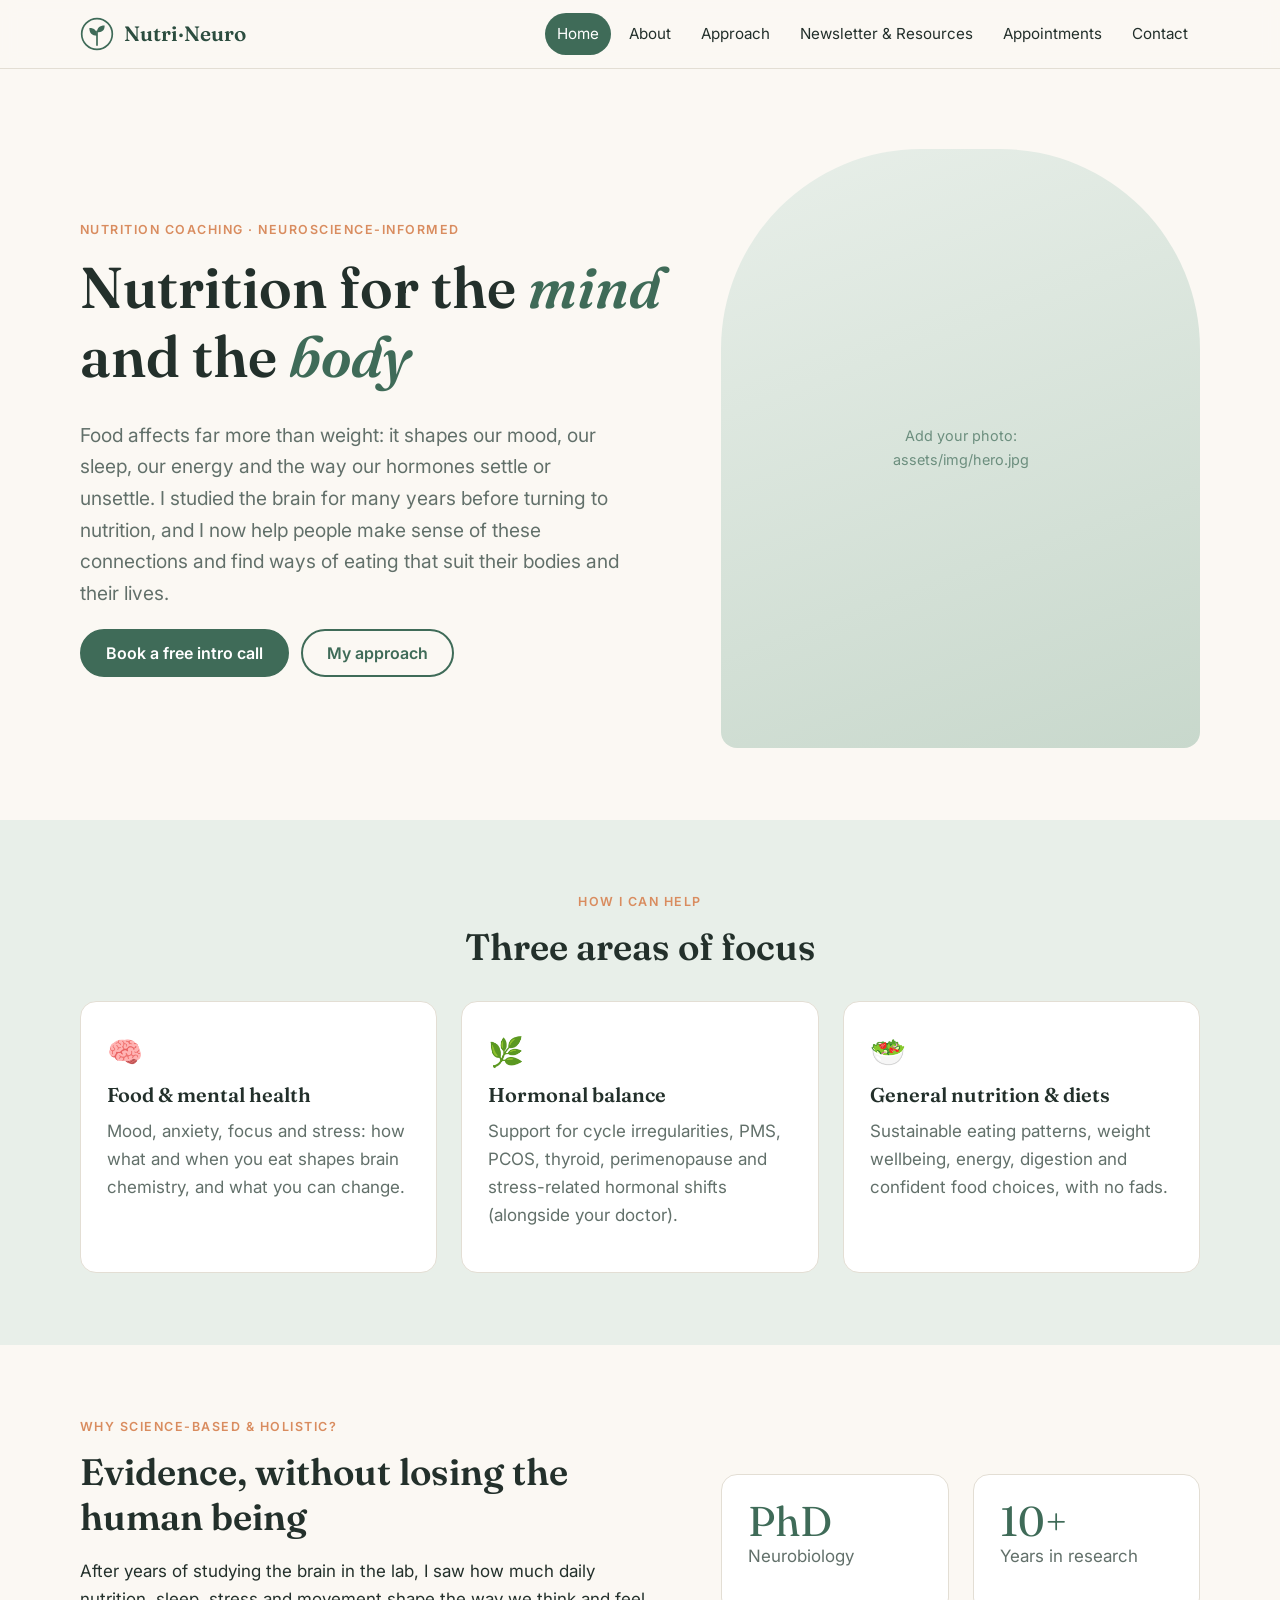
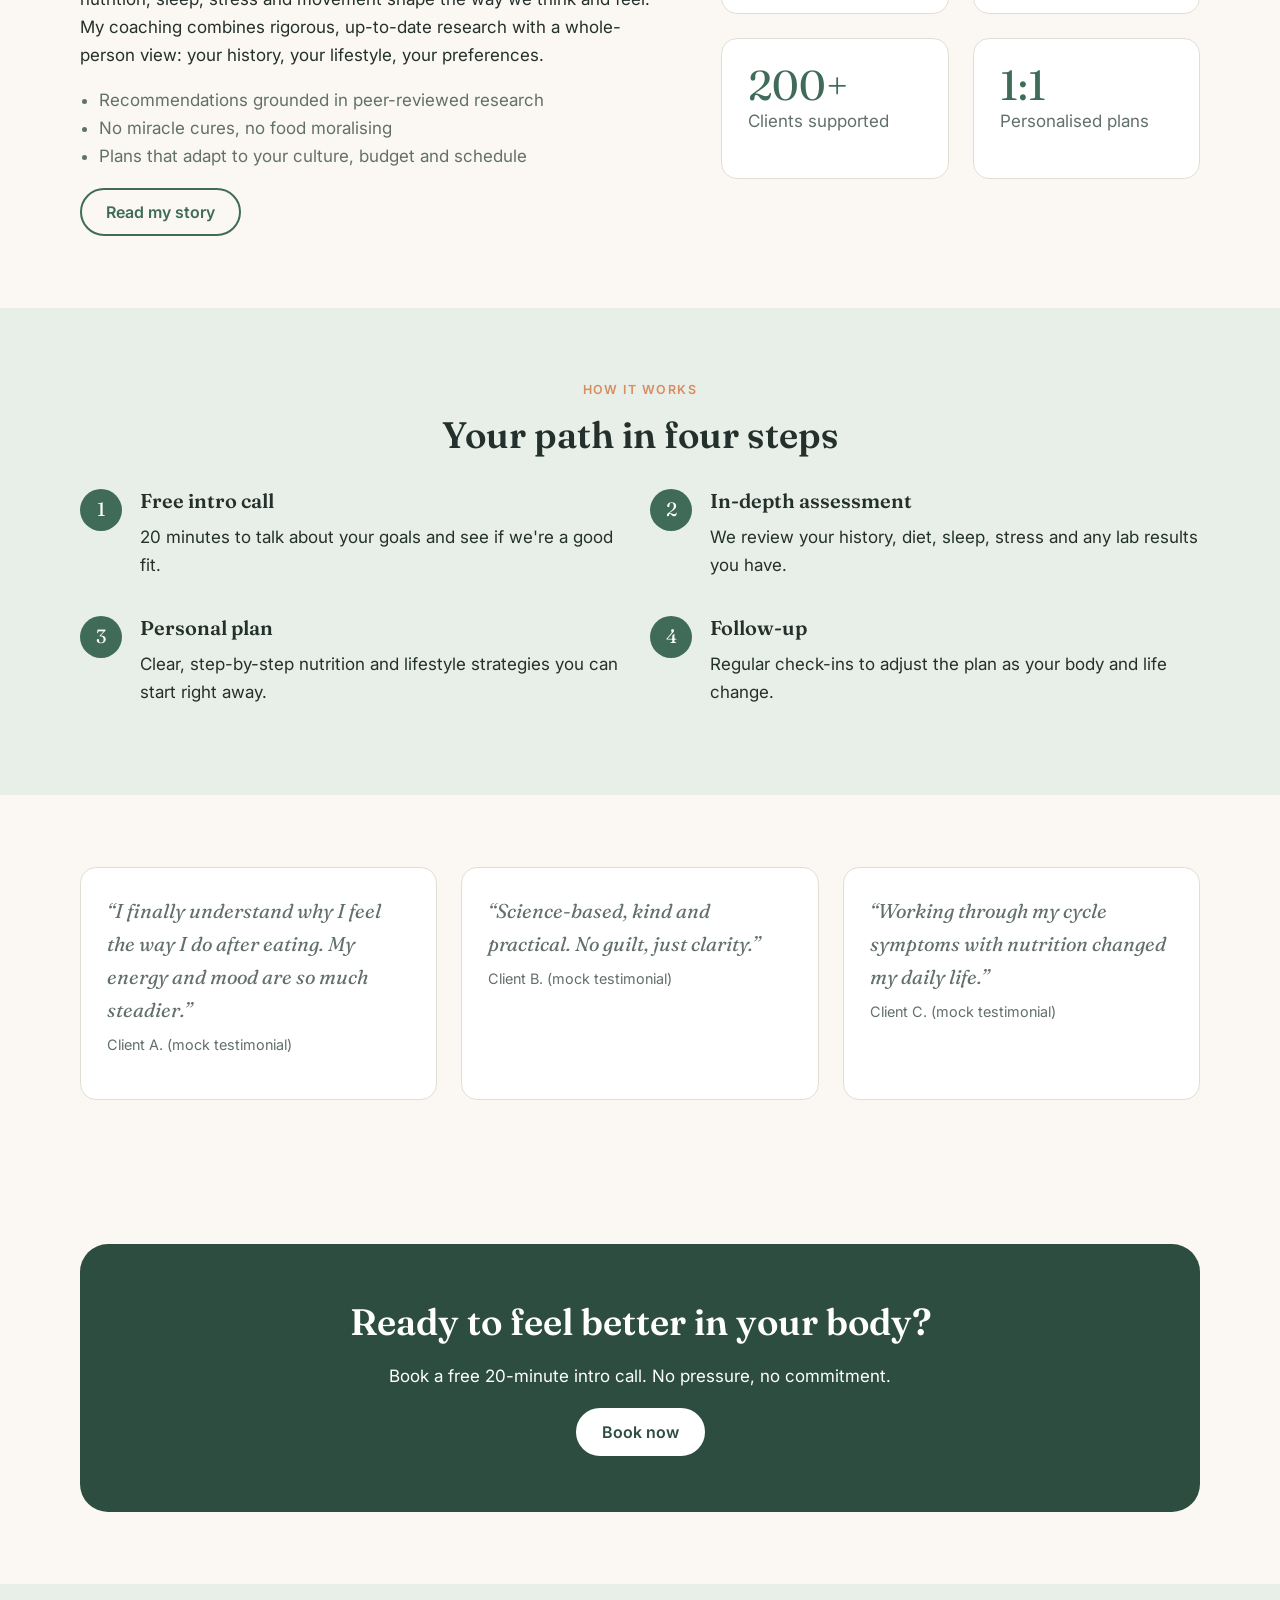
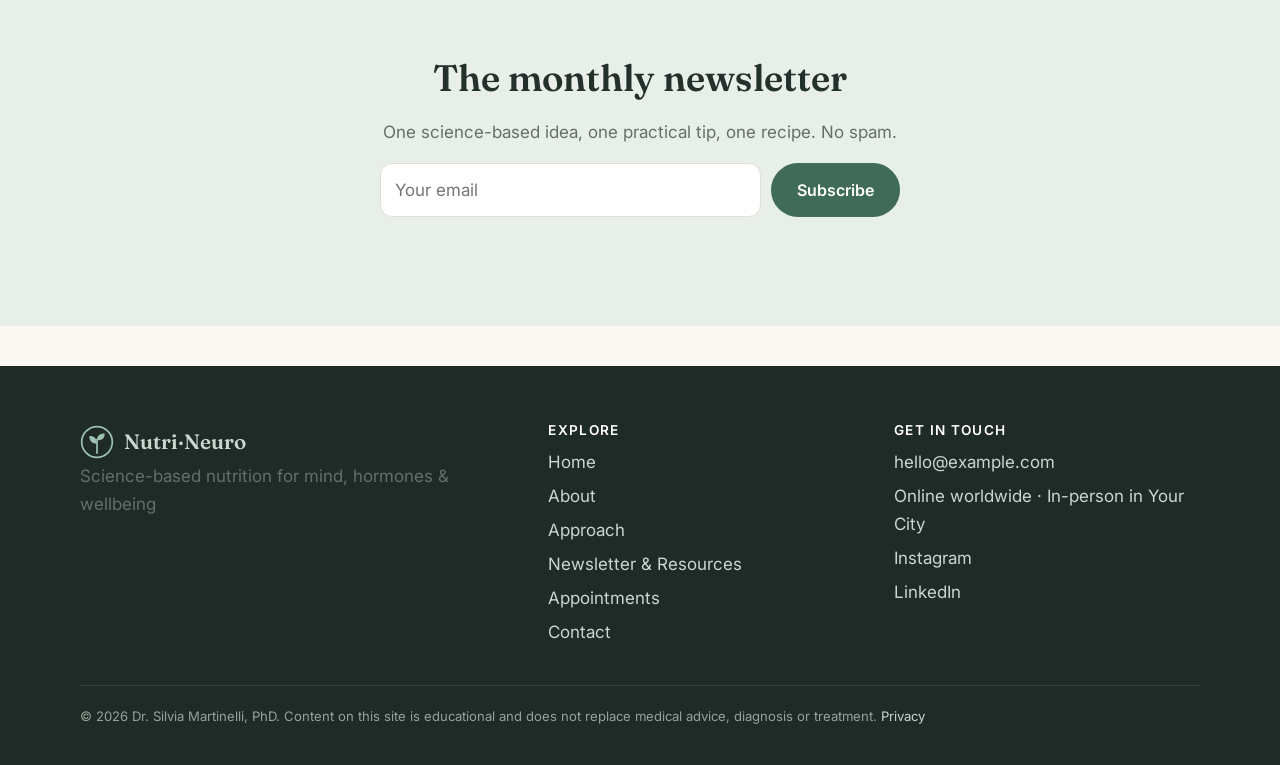
<file: index.html>
<!doctype html>
<html lang="en">
<head>
<meta charset="utf-8">
<meta name="viewport" content="width=device-width, initial-scale=1">
<title>Nutri·Neuro – Science-based nutrition coaching</title>
<meta name="description" content="Evidence-based nutrition coaching for hormonal balance, mental wellbeing and sustainable eating.">
<link rel="preconnect" href="https://fonts.googleapis.com">
<link href="https://fonts.googleapis.com/css2?family=Fraunces:ital,opsz,wght@0,9..144,500;0,9..144,600;1,9..144,500&family=Inter:wght@400;500;600&display=swap" rel="stylesheet">
<link rel="stylesheet" href="assets/css/style.css">
</head>
<body>
<header id="site-header"></header>
<main>

<section class="hero"><div class="container split">
  <div>
    <p class="eyebrow">Nutrition coaching · Neuroscience-informed</p>
    <h1>Nutrition for the <em>mind</em> and the <em>body</em></h1>
    <p class="lead">Food affects far more than weight: it shapes our mood, our sleep, our energy and the way our hormones settle or unsettle. I studied the brain for many years before turning to nutrition, and I now help people make sense of these connections and find ways of eating that suit their bodies and their lives.</p>
    <div class="btn-row">
      <a class="btn" href="appointments.html">Book a free intro call</a>
      <a class="btn ghost" href="approach.html">My approach</a>
    </div>
  </div>
  <div class="photo"><!-- Replace with: <img src="assets/img/hero.jpg" alt="..."> --><span>Add your photo:<br>assets/img/hero.jpg</span></div>
</div></section>

<section class="alt"><div class="container">
  <div class="center"><p class="eyebrow">How I can help</p><h2>Three areas of focus</h2></div>
  <div class="grid g3" style="margin-top:32px">
    <div class="card"><div class="icon">🧠</div><h3>Food &amp; mental health</h3><p>Mood, anxiety, focus and stress: how what and when you eat shapes brain chemistry, and what you can change.</p></div>
    <div class="card"><div class="icon">🌿</div><h3>Hormonal balance</h3><p>Support for cycle irregularities, PMS, PCOS, thyroid, perimenopause and stress-related hormonal shifts (alongside your doctor).</p></div>
    <div class="card"><div class="icon">🥗</div><h3>General nutrition &amp; diets</h3><p>Sustainable eating patterns, weight wellbeing, energy, digestion and confident food choices, with no fads.</p></div>
  </div>
</div></section>

<section><div class="container split">
  <div>
    <p class="eyebrow">Why science-based &amp; holistic?</p>
    <h2>Evidence, without losing the human being</h2>
    <p>After years of studying the brain in the lab, I saw how much daily nutrition, sleep, stress and movement shape the way we think and feel. My coaching combines rigorous, up-to-date research with a whole-person view: your history, your lifestyle, your preferences.</p>
    <ul class="list"><li>Recommendations grounded in peer-reviewed research</li><li>No miracle cures, no food moralising</li><li>Plans that adapt to your culture, budget and schedule</li></ul>
    <a class="btn ghost" href="about.html">Read my story</a>
  </div>
  <div class="grid g2">
    <div class="card"><div class="stat">PhD</div><p>Neurobiology</p></div>
    <div class="card"><div class="stat">10+</div><p>Years in research</p></div>
    <div class="card"><div class="stat">200+</div><p>Clients supported</p></div>
    <div class="card"><div class="stat">1:1</div><p>Personalised plans</p></div>
  </div>
</div></section>

<section class="alt"><div class="container">
  <div class="center"><p class="eyebrow">How it works</p><h2>Your path in four steps</h2></div>
  <div class="steps grid g2" style="margin-top:32px">
    <div class="step"><h3>Free intro call</h3><p>20 minutes to talk about your goals and see if we're a good fit.</p></div>
    <div class="step"><h3>In-depth assessment</h3><p>We review your history, diet, sleep, stress and any lab results you have.</p></div>
    <div class="step"><h3>Personal plan</h3><p>Clear, step-by-step nutrition and lifestyle strategies you can start right away.</p></div>
    <div class="step"><h3>Follow-up</h3><p>Regular check-ins to adjust the plan as your body and life change.</p></div>
  </div>
</div></section>

<section><div class="container grid g3">
  <div class="card"><p class="quote">“I finally understand why I feel the way I do after eating. My energy and mood are so much steadier.”<cite>Client A. (mock testimonial)</cite></p></div>
  <div class="card"><p class="quote">“Science-based, kind and practical. No guilt, just clarity.”<cite>Client B. (mock testimonial)</cite></p></div>
  <div class="card"><p class="quote">“Working through my cycle symptoms with nutrition changed my daily life.”<cite>Client C. (mock testimonial)</cite></p></div>
</div></section>

<section><div class="container"><div class="cta">
  <h2>Ready to feel better in your body?</h2>
  <p>Book a free 20-minute intro call. No pressure, no commitment.</p>
  <a class="btn" href="appointments.html">Book now</a>
</div></div></section>
<section class="alt"><div class="container center">
  <h2>The monthly newsletter</h2>
  <p class="muted">One science-based idea, one practical tip, one recipe. No spam.</p>
  <form class="newsletter-form" data-form="newsletter" style="max-width:520px;margin:auto;justify-content:center">
    <input type="email" name="email" placeholder="Your email" required aria-label="Email">
    <input class="hp" type="text" name="_gotcha" tabindex="-1" autocomplete="off">
    <button class="btn">Subscribe</button>
    <p class="form-msg" style="width:100%"></p>
  </form>
</div></section>
</main>
<footer id="site-footer"></footer>
<script src="assets/js/config.js"></script>
<script src="assets/js/layout.js"></script>
</body>
</html>
</file>
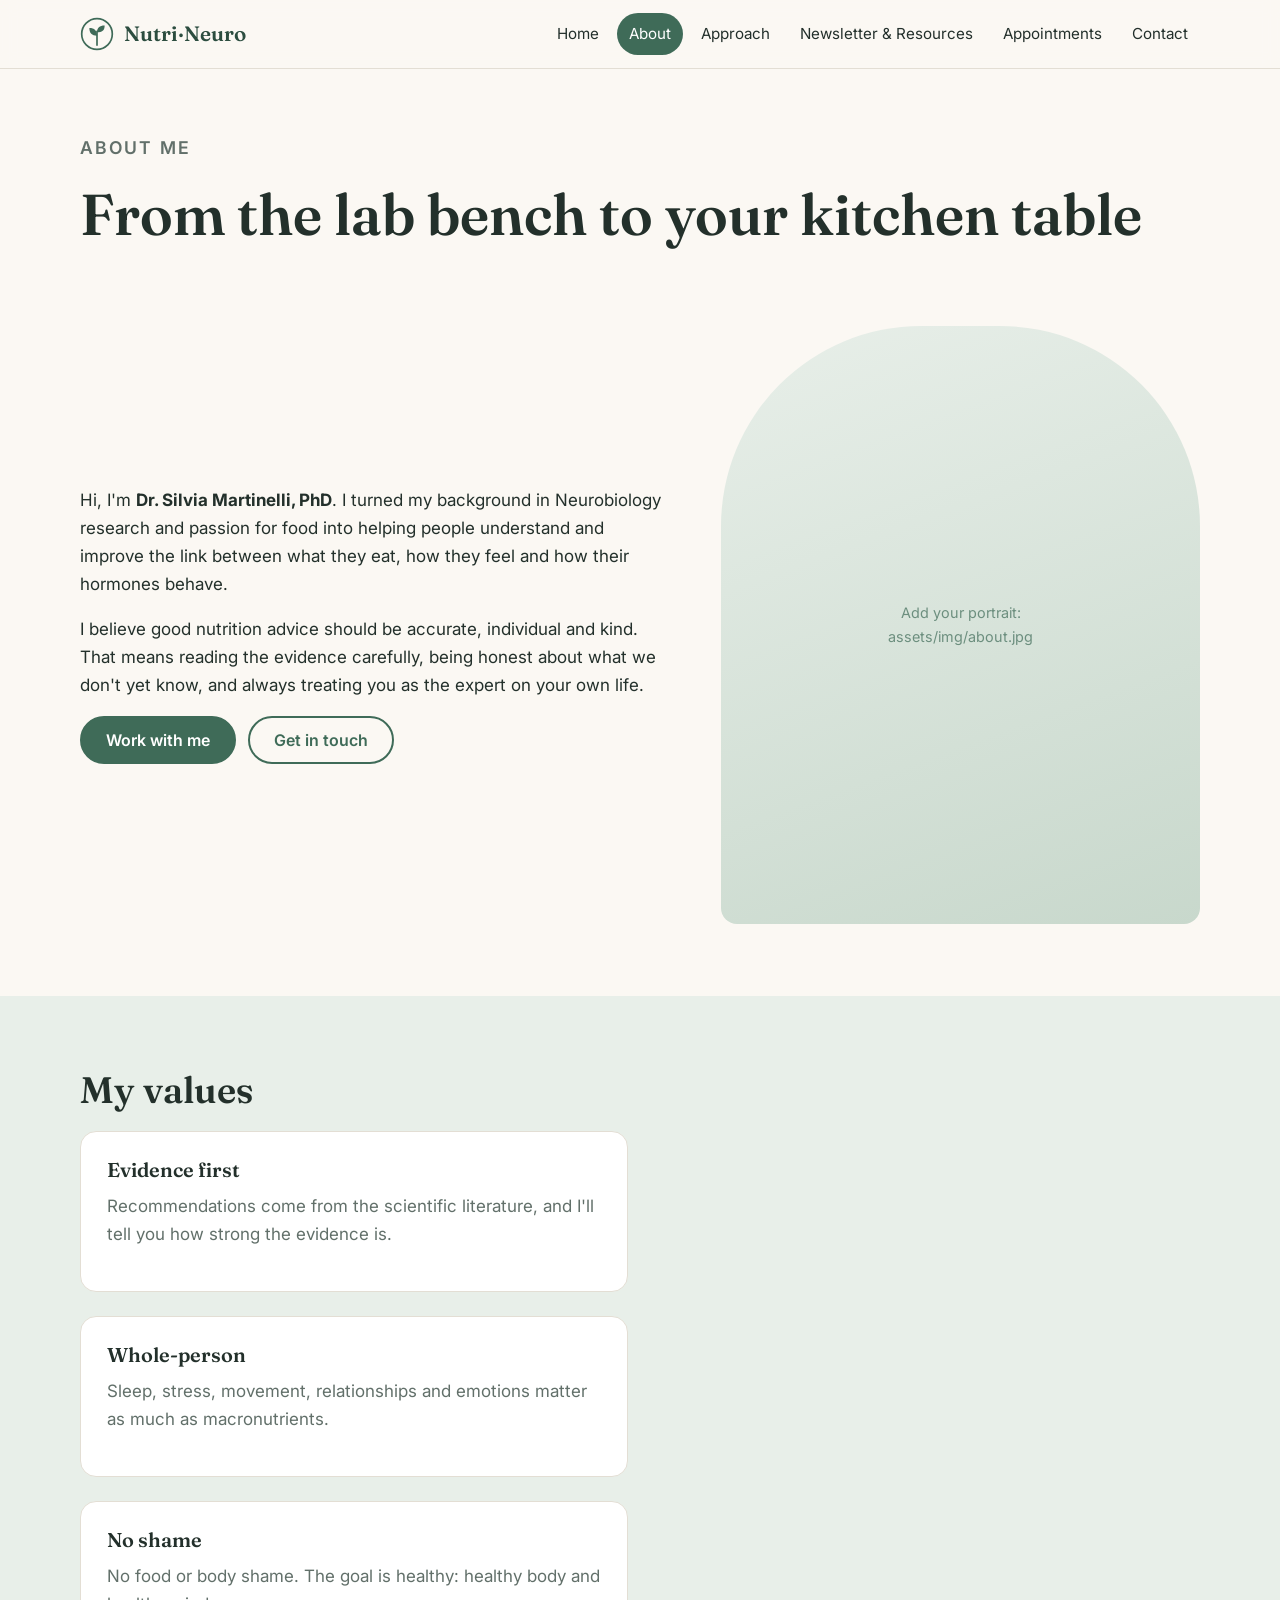
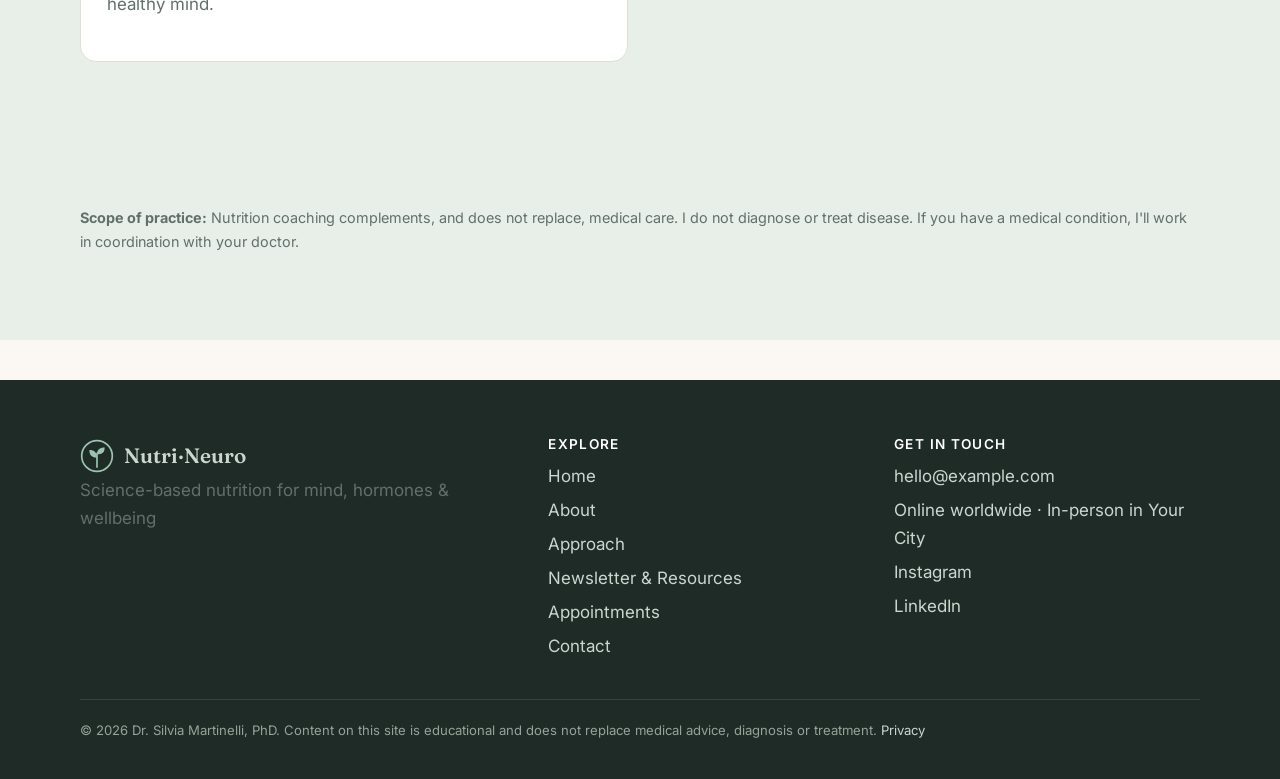
<file: about.html>
<!doctype html>
<html lang="en">
<head>
<meta charset="utf-8">
<meta name="viewport" content="width=device-width, initial-scale=1">
<title>About – Silvia Martinelli</title>
<meta name="description" content="Neurobiologist and nutrition coach: my story, training and philosophy.">
<link rel="preconnect" href="https://fonts.googleapis.com">
<link href="https://fonts.googleapis.com/css2?family=Fraunces:ital,opsz,wght@0,9..144,500;0,9..144,600;1,9..144,500&family=Inter:wght@400;500;600&display=swap" rel="stylesheet">
<link rel="stylesheet" href="assets/css/style.css">
</head>
<body>
<header id="site-header"></header>
<main>

<div class="container page-head"><p class="eyebrow">About me</p><h1>From the lab bench to your kitchen table</h1></div>
<section style="padding-top:24px"><div class="container split">
  <div>
    <p>Hi, I'm <strong data-site="coachName">Dr. Silvia Martinelli, PhD</strong>. I turned my background in Neurobiology research and passion for food into helping people understand and improve the link between what they eat, how they feel and how their hormones behave.</p>
    <p>I believe good nutrition advice should be accurate, individual and kind. That means reading the evidence carefully, being honest about what we don't yet know, and always treating you as the expert on your own life.</p>
    <div class="btn-row"><a class="btn" href="appointments.html">Work with me</a><a class="btn ghost" href="contact.html">Get in touch</a></div>
  </div>
  <div class="photo"><span>Add your portrait:<br>assets/img/about.jpg</span></div>
</div></section>

<section class="alt"><div class="container grid g2">
    
  <!-- <div>
      <h2>Education &amp; experience</h2>
      <div class="timeline">
        <div><strong>2024 – present</strong><br>Nutrition coach, [Your practice name]</div>
        <div><strong>2023</strong><br>Certification in Clinical Nutrition, [Institution]</div>
        <div><strong>2016 – 2023</strong><br>Postdoctoral researcher, Neuroscience, [University]</div>
        <div><strong>2012 – 2016</strong><br>PhD in Neurobiology, [University]</div>
        <div><strong>2010 – 2012</strong><br>MSc, [Field], [University]</div>
      </div>
    </div> -->
  
  <div>
    <h2>My values</h2>
    <div class="grid">
      <div class="card"><h3>Evidence first</h3><p>Recommendations come from the scientific literature, and I'll tell you how strong the evidence is.</p></div>
      <div class="card"><h3>Whole-person</h3><p>Sleep, stress, movement, relationships and emotions matter as much as macronutrients.</p></div>
      <div class="card"><h3>No shame</h3><p> No food or body shame. The goal is healthy: healthy body and healthy mind. </p></div>
    </div>
  </div>
</div></section>

<!-- <section><div class="container">
  <h2>Selected publications &amp; talks</h2>
  <ul class="list"><li>Author A., <strong>Martinelli S.</strong> et al. (2021). <em>Title of a publication.</em> Journal Name, 12(3): 45–60. (mock)</li>
  <li>Invited talk: “Gut–brain axis and mood”, Conference Name, 2022. (mock)</li></ul>
</div></section> -->
<section class="alt"><div class="container"><p class="muted small"><strong>Scope of practice:</strong> Nutrition coaching complements, and does not replace, medical care. I do not diagnose or treat disease. If you have a medical condition, I'll work in coordination with your doctor.</p></div></section>

</main>
<footer id="site-footer"></footer>
<script src="assets/js/config.js"></script>
<script src="assets/js/layout.js"></script>
</body>
</html>
</file>
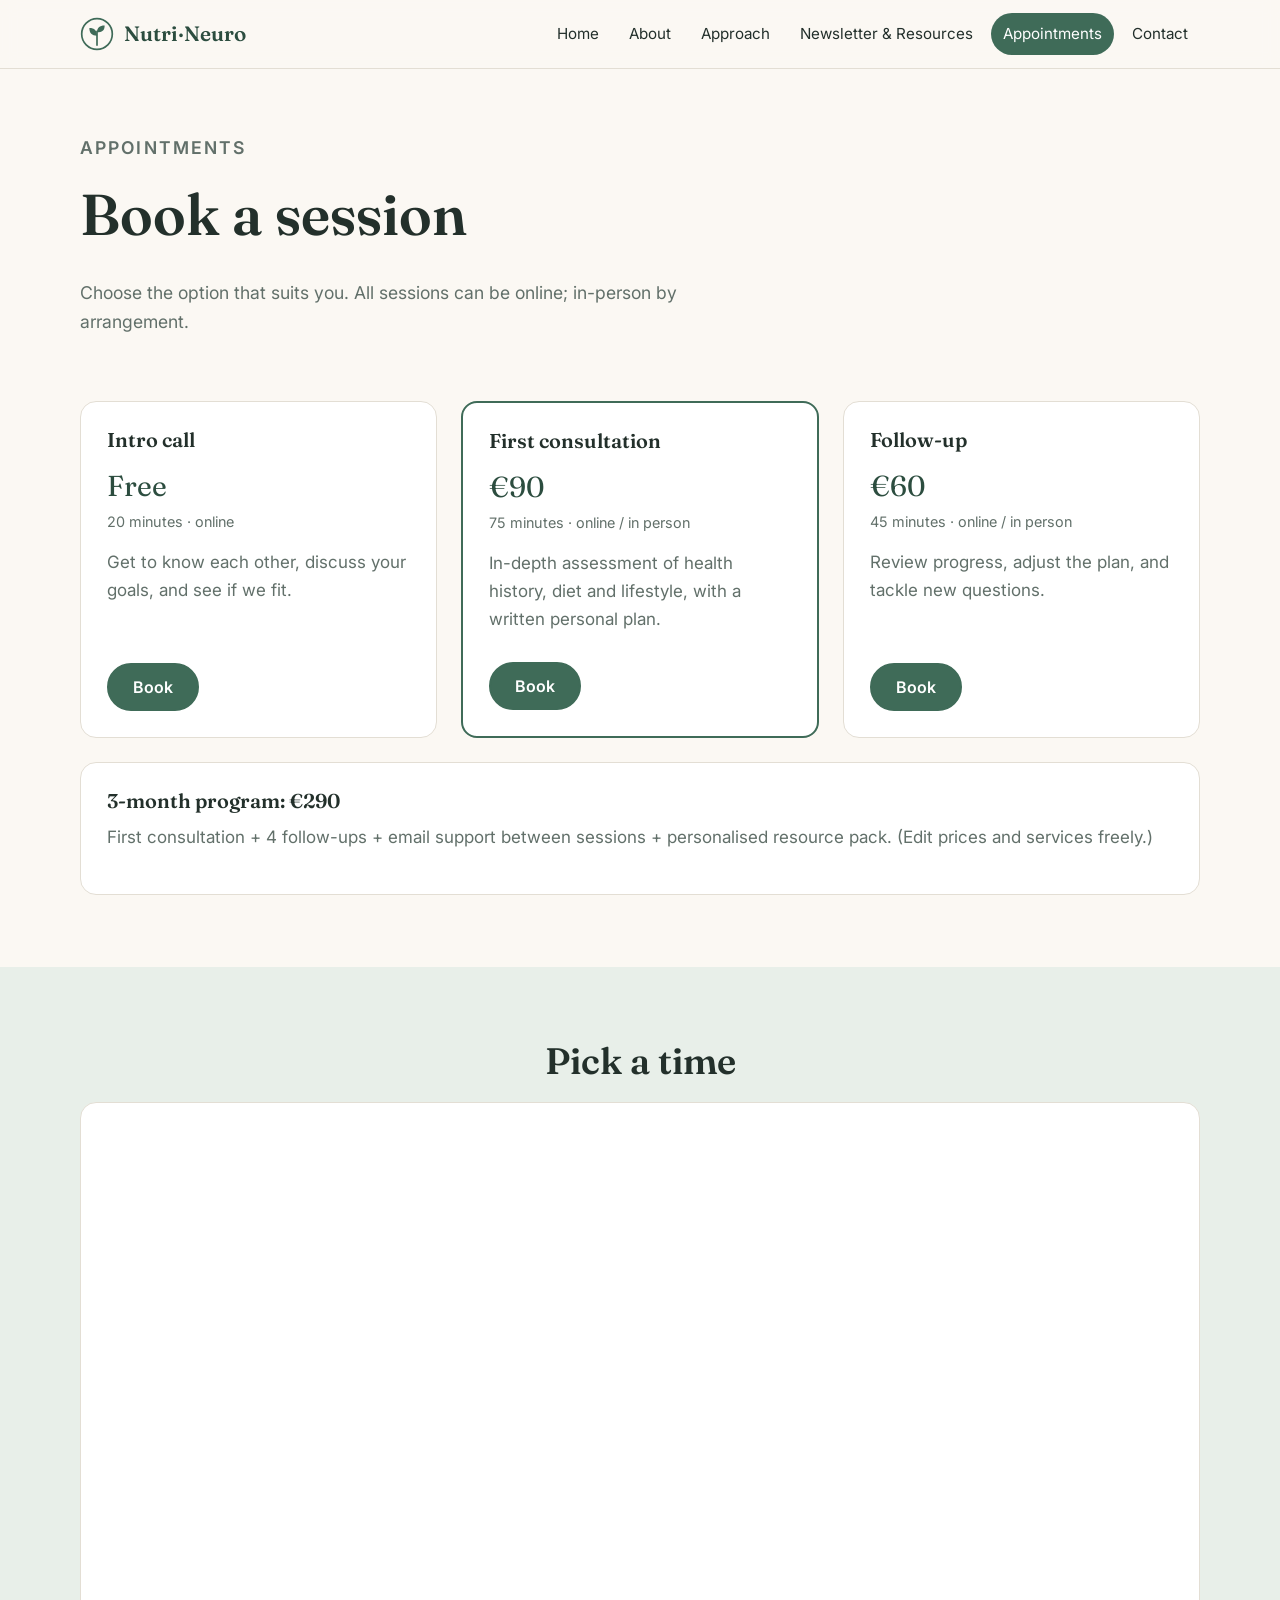
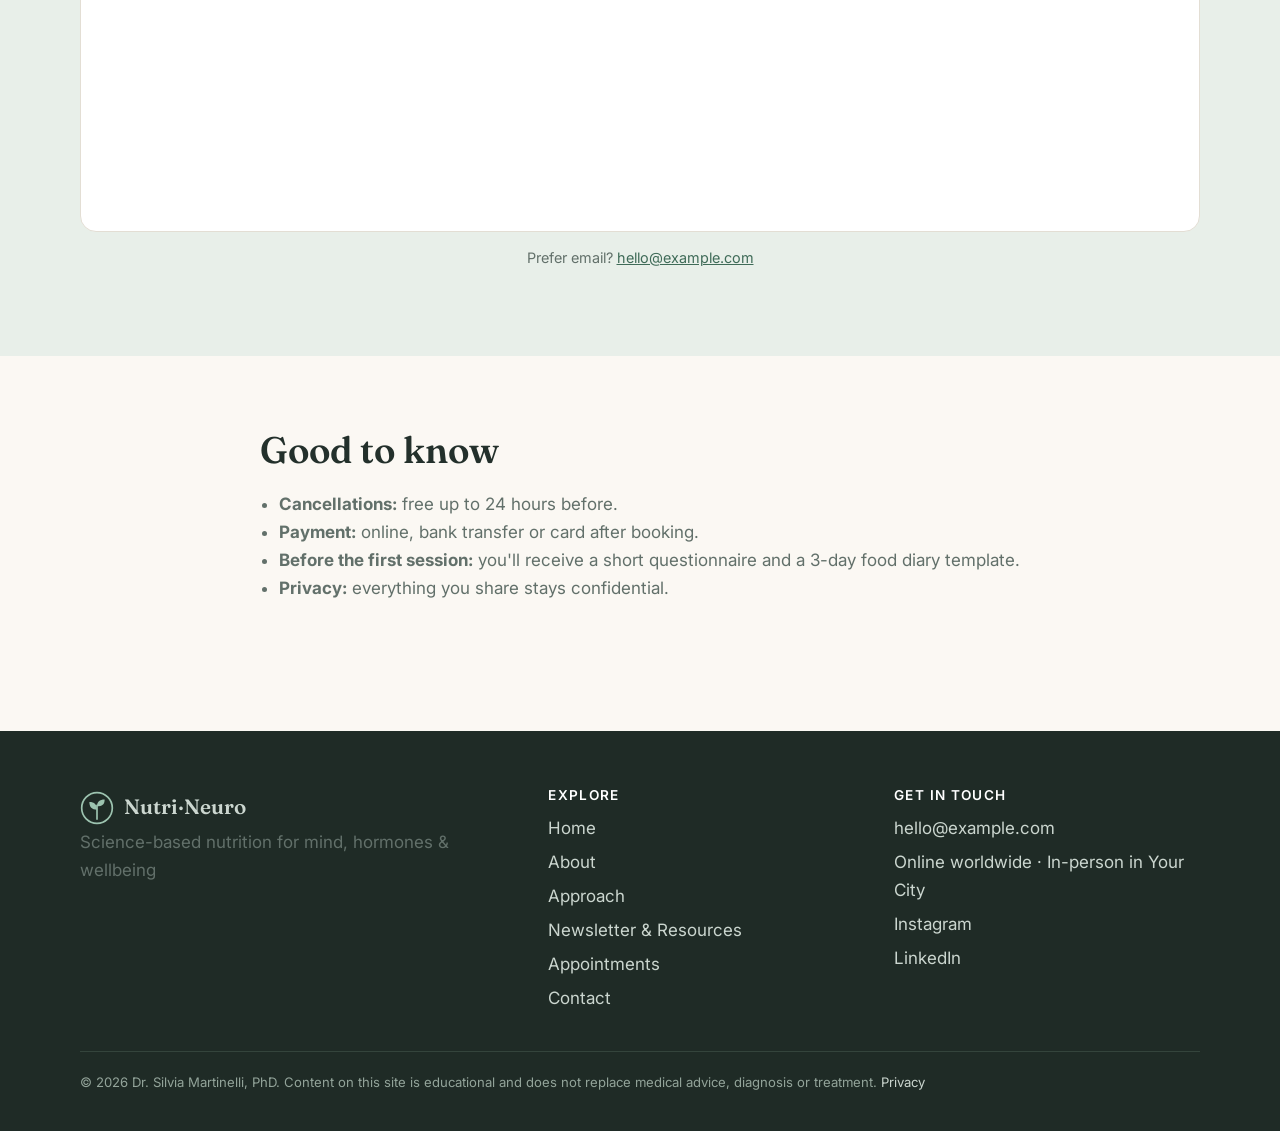
<file: appointments.html>
<!doctype html>
<html lang="en">
<head>
<meta charset="utf-8">
<meta name="viewport" content="width=device-width, initial-scale=1">
<title>Appointments – Nutri·Neuro</title>
<meta name="description" content="Book a free intro call or a nutrition coaching session.">
<link rel="preconnect" href="https://fonts.googleapis.com">
<link href="https://fonts.googleapis.com/css2?family=Fraunces:ital,opsz,wght@0,9..144,500;0,9..144,600;1,9..144,500&family=Inter:wght@400;500;600&display=swap" rel="stylesheet">
<link rel="stylesheet" href="assets/css/style.css">
</head>
<body>
<header id="site-header"></header>
<main>

<div class="container page-head"><p class="eyebrow">Appointments</p><h1>Book a session</h1>
<p>Choose the option that suits you. All sessions can be online; in-person by arrangement.</p></div>
<section style="padding-top:24px"><div class="container grid g3">
  <div class="card"><h3>Intro call</h3><div class="price">Free</div><p class="muted small">20 minutes · online</p><p>Get to know each other, discuss your goals, and see if we fit.</p><div class="actions"><a class="btn" href="#book">Book</a></div></div>
  <div class="card featured"><h3>First consultation</h3><div class="price">€90</div><p class="muted small">75 minutes · online / in person</p><p>In-depth assessment of health history, diet and lifestyle, with a written personal plan.</p><div class="actions"><a class="btn" href="#book">Book</a></div></div>
  <div class="card"><h3>Follow-up</h3><div class="price">€60</div><p class="muted small">45 minutes · online / in person</p><p>Review progress, adjust the plan, and tackle new questions.</p><div class="actions"><a class="btn" href="#book">Book</a></div></div>
</div>
<div class="container" style="margin-top:24px"><div class="card"><h3>3-month program: €290</h3><p>First consultation + 4 follow-ups + email support between sessions + personalised resource pack. (Edit prices and services freely.)</p></div></div></section>

<section class="alt" id="book"><div class="container">
  <h2 class="center">Pick a time</h2>
  <div id="booking-embed" class="embed"></div>
  <p class="center muted small" style="margin-top:14px">Prefer email? <a data-site-href="email"><span data-site="email"></span></a></p>
</div></section>

<section><div class="container" style="max-width:760px">
  <h2>Good to know</h2>
  <ul class="list"><li><strong>Cancellations:</strong> free up to 24 hours before.</li><li><strong>Payment:</strong> online, bank transfer or card after booking.</li><li><strong>Before the first session:</strong> you'll receive a short questionnaire and a 3-day food diary template.</li><li><strong>Privacy:</strong> everything you share stays confidential.</li></ul>
</div></section>

</main>
<footer id="site-footer"></footer>
<script src="assets/js/config.js"></script>
<script src="assets/js/layout.js"></script>
</body>
</html>
</file>
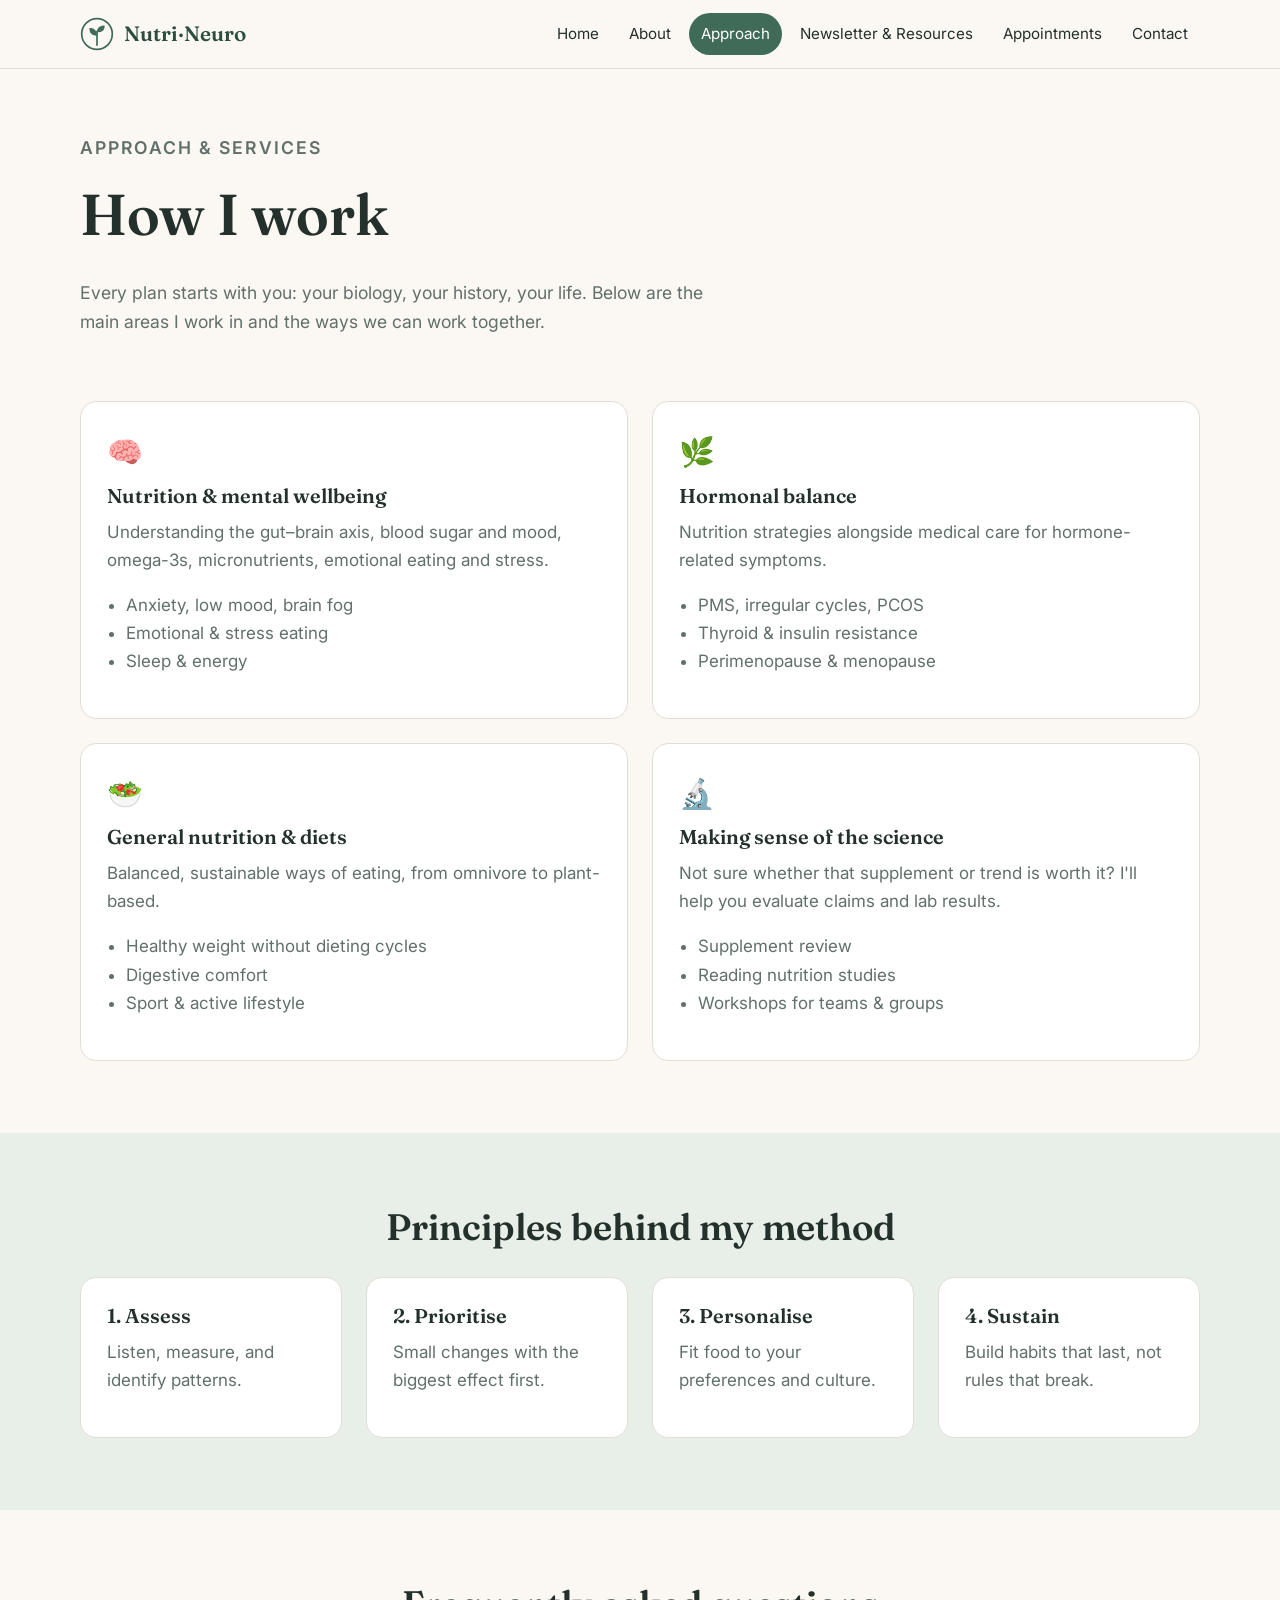
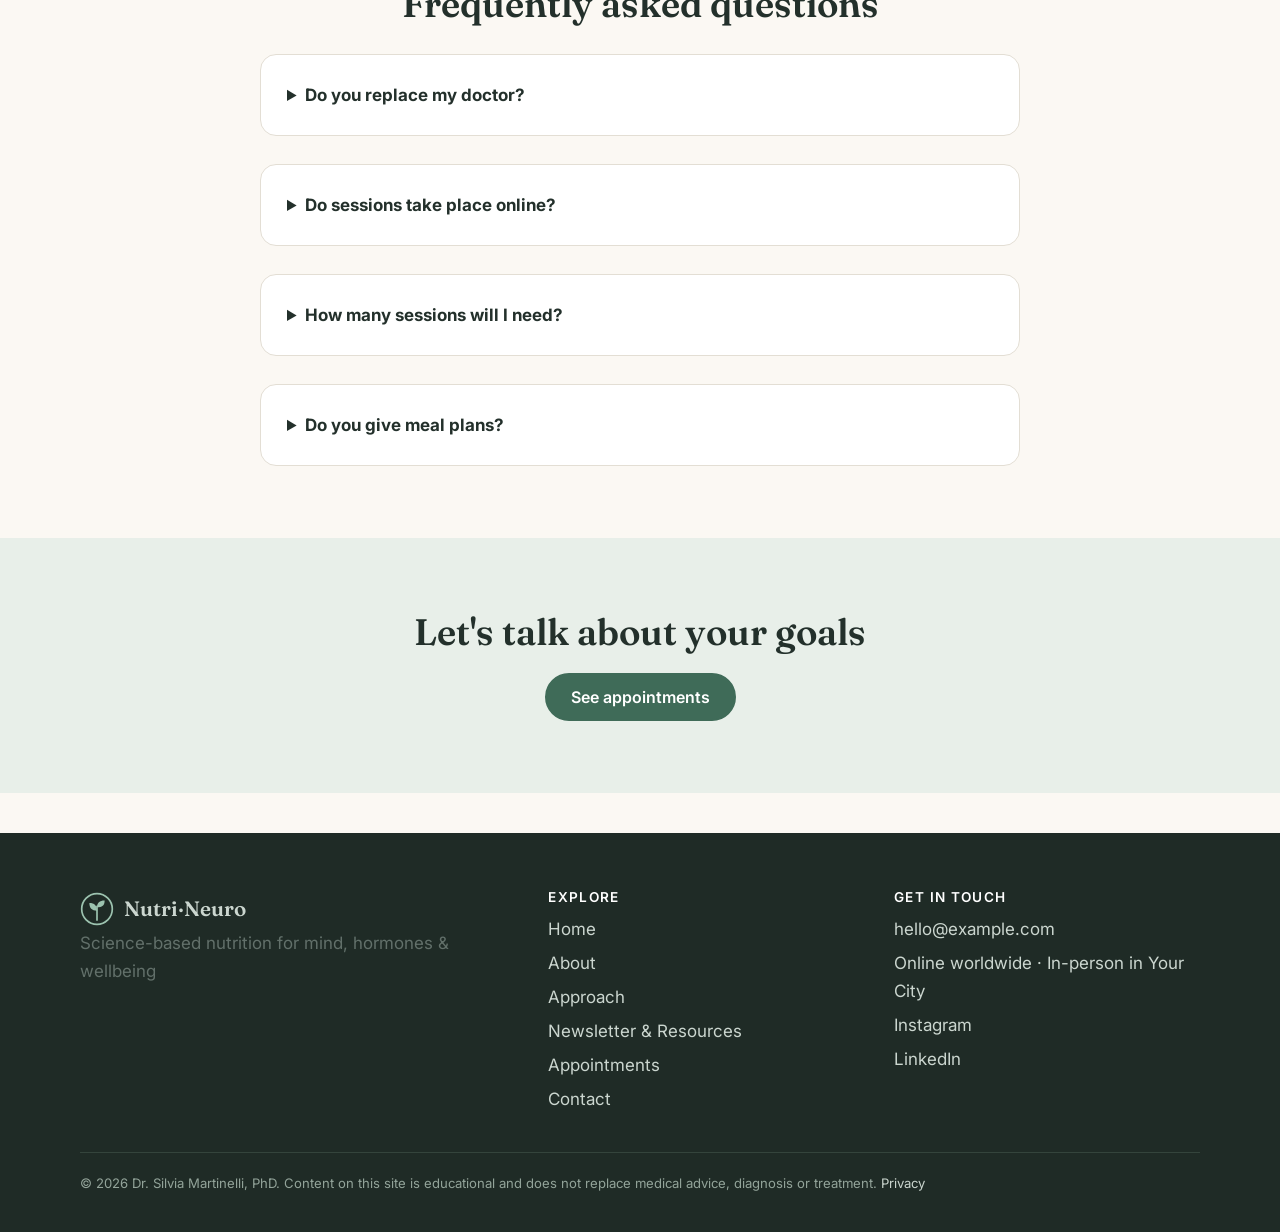
<file: approach.html>
<!doctype html>
<html lang="en">
<head>
<meta charset="utf-8">
<meta name="viewport" content="width=device-width, initial-scale=1">
<title>Approach & Services – Nutri·Neuro</title>
<meta name="description" content="Services and the science behind my nutrition coaching.">
<link rel="preconnect" href="https://fonts.googleapis.com">
<link href="https://fonts.googleapis.com/css2?family=Fraunces:ital,opsz,wght@0,9..144,500;0,9..144,600;1,9..144,500&family=Inter:wght@400;500;600&display=swap" rel="stylesheet">
<link rel="stylesheet" href="assets/css/style.css">
</head>
<body>
<header id="site-header"></header>
<main>

<div class="container page-head"><p class="eyebrow">Approach &amp; services</p><h1>How I work</h1>
<p>Every plan starts with you: your biology, your history, your life. Below are the main areas I work in and the ways we can work together.</p></div>

<section style="padding-top:24px"><div class="container grid g2">
  <div class="card"><div class="icon">🧠</div><h3>Nutrition &amp; mental wellbeing</h3><p>Understanding the gut–brain axis, blood sugar and mood, omega-3s, micronutrients, emotional eating and stress.</p><ul><li>Anxiety, low mood, brain fog</li><li>Emotional &amp; stress eating</li><li>Sleep &amp; energy</li></ul></div>
  <div class="card"><div class="icon">🌿</div><h3>Hormonal balance</h3><p>Nutrition strategies alongside medical care for hormone-related symptoms.</p><ul><li>PMS, irregular cycles, PCOS</li><li>Thyroid &amp; insulin resistance</li><li>Perimenopause &amp; menopause</li></ul></div>
  <div class="card"><div class="icon">🥗</div><h3>General nutrition &amp; diets</h3><p>Balanced, sustainable ways of eating, from omnivore to plant-based.</p><ul><li>Healthy weight without dieting cycles</li><li>Digestive comfort</li><li>Sport &amp; active lifestyle</li></ul></div>
  <div class="card"><div class="icon">🔬</div><h3>Making sense of the science</h3><p>Not sure whether that supplement or trend is worth it? I'll help you evaluate claims and lab results.</p><ul><li>Supplement review</li><li>Reading nutrition studies</li><li>Workshops for teams &amp; groups</li></ul></div>
</div></section>

<section class="alt"><div class="container">
  <div class="center"><h2>Principles behind my method</h2></div>
  <div class="grid g4" style="margin-top:28px">
    <div class="card"><h3>1. Assess</h3><p>Listen, measure, and identify patterns.</p></div>
    <div class="card"><h3>2. Prioritise</h3><p>Small changes with the biggest effect first.</p></div>
    <div class="card"><h3>3. Personalise</h3><p>Fit food to your preferences and culture.</p></div>
    <div class="card"><h3>4. Sustain</h3><p>Build habits that last, not rules that break.</p></div>
  </div>
</div></section>

<section><div class="container">
  <div class="center"><h2>Frequently asked questions</h2></div>
  <div style="max-width:760px;margin:28px auto 0">
    <details class="card"><summary><strong>Do you replace my doctor?</strong></summary><p>No. Coaching complements medical care. If needed I'll ask you to check in with your physician.</p></details><br>
    <details class="card"><summary><strong>Do sessions take place online?</strong></summary><p>Yes, by video call, plus in-person where available. (Edit me!)</p></details><br>
    <details class="card"><summary><strong>How many sessions will I need?</strong></summary><p>Most clients start with a 3-month package, then reassess.</p></details><br>
    <details class="card"><summary><strong>Do you give meal plans?</strong></summary><p>I provide flexible guidance and example menus rather than rigid meal plans.</p></details>
  </div>
</div></section>
<section class="alt"><div class="container center"><h2>Let's talk about your goals</h2><a class="btn" href="appointments.html">See appointments</a></div></section>

</main>
<footer id="site-footer"></footer>
<script src="assets/js/config.js"></script>
<script src="assets/js/layout.js"></script>
</body>
</html>
</file>
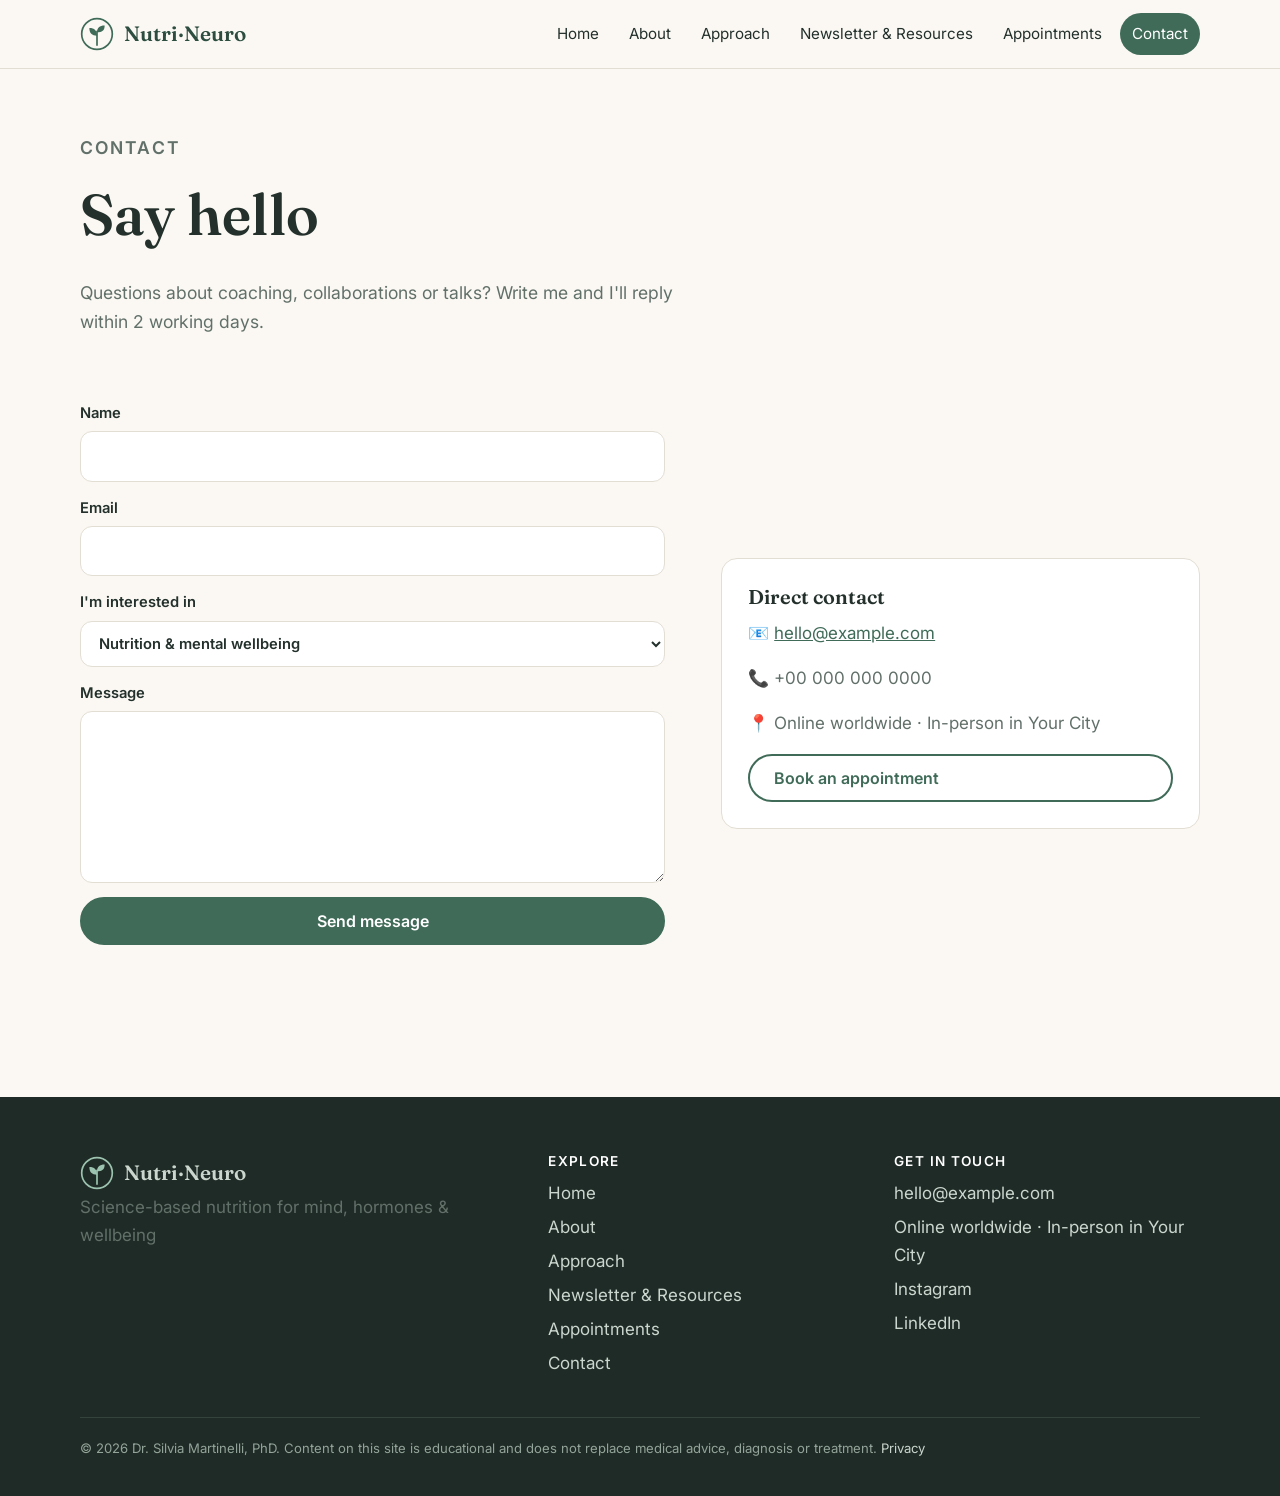
<file: contact.html>
<!doctype html>
<html lang="en">
<head>
<meta charset="utf-8">
<meta name="viewport" content="width=device-width, initial-scale=1">
<title>Contact – Nutri·Neuro</title>
<meta name="description" content="Get in touch with questions or to start working together.">
<link rel="preconnect" href="https://fonts.googleapis.com">
<link href="https://fonts.googleapis.com/css2?family=Fraunces:ital,opsz,wght@0,9..144,500;0,9..144,600;1,9..144,500&family=Inter:wght@400;500;600&display=swap" rel="stylesheet">
<link rel="stylesheet" href="assets/css/style.css">
</head>
<body>
<header id="site-header"></header>
<main>

<div class="container page-head"><p class="eyebrow">Contact</p><h1>Say hello</h1><p>Questions about coaching, collaborations or talks? Write me and I'll reply within 2 working days.</p></div>
<section style="padding-top:24px"><div class="container split">
  <form class="form" data-form="contact">
    <label>Name<input name="name" required></label>
    <label>Email<input type="email" name="email" required></label>
    <label>I'm interested in<select name="topic"><option>Nutrition &amp; mental wellbeing</option><option>Hormonal balance</option><option>General nutrition</option><option>Collaboration / speaking</option><option>Other</option></select></label>
    <label>Message<textarea name="message" rows="6" required></textarea></label>
    <input class="hp" type="text" name="_gotcha" tabindex="-1" autocomplete="off">
    <button class="btn">Send message</button>
    <p class="form-msg"></p>
  </form>
  <div class="card">
    <h3>Direct contact</h3>
    <p>📧 <a data-site-href="email"><span data-site="email"></span></a></p>
    <p>📞 <span data-site="phone"></span></p>
    <p>📍 <span data-site="location"></span></p>
    <a class="btn ghost" href="appointments.html">Book an appointment</a>
  </div>
</div></section>

</main>
<footer id="site-footer"></footer>
<script src="assets/js/config.js"></script>
<script src="assets/js/layout.js"></script>
</body>
</html>
</file>
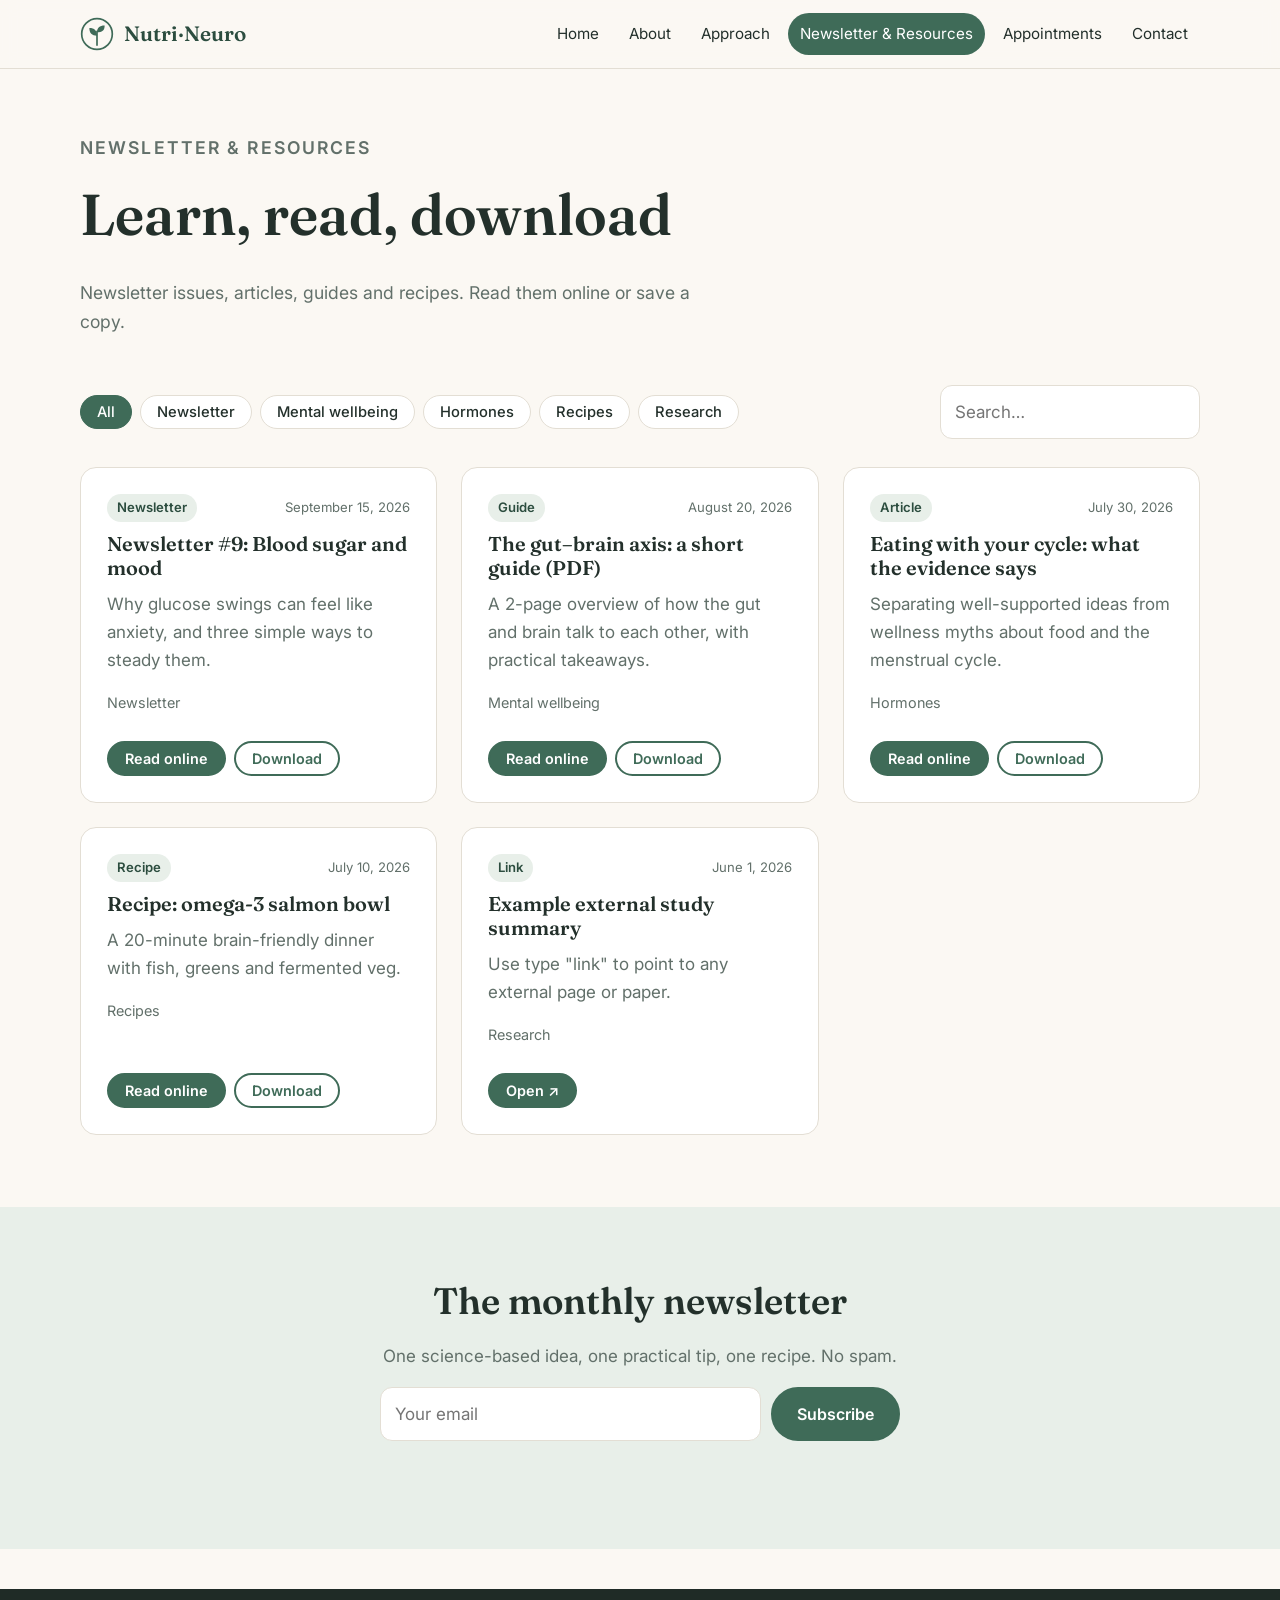
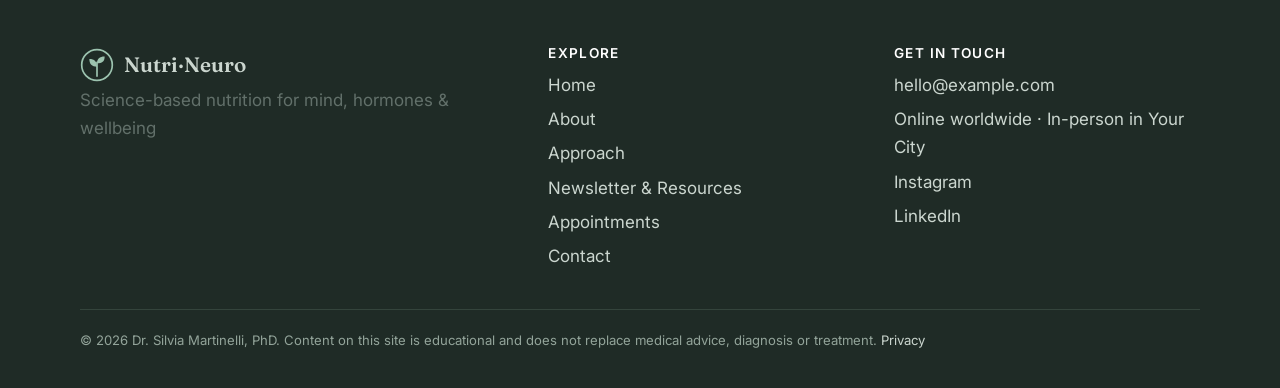
<file: content.html>
<!doctype html>
<html lang="en">
<head>
<meta charset="utf-8">
<meta name="viewport" content="width=device-width, initial-scale=1">
<title>Newsletter & Resources – Nutri·Neuro</title>
<meta name="description" content="Articles, newsletters, guides and recipes to read online or download.">
<link rel="preconnect" href="https://fonts.googleapis.com">
<link href="https://fonts.googleapis.com/css2?family=Fraunces:ital,opsz,wght@0,9..144,500;0,9..144,600;1,9..144,500&family=Inter:wght@400;500;600&display=swap" rel="stylesheet">
<link rel="stylesheet" href="assets/css/style.css">
</head>
<body>
<header id="site-header"></header>
<main>

<div class="container page-head"><p class="eyebrow">Newsletter &amp; resources</p><h1>Learn, read, download</h1>
<p>Newsletter issues, articles, guides and recipes. Read them online or save a copy.</p></div>
<section style="padding-top:8px"><div class="container">
  <div class="toolbar"><div id="filters"></div><input id="search" type="search" placeholder="Search…" aria-label="Search"></div>
  <div id="cards" class="grid g3"></div>
</div></section>
<section class="alt"><div class="container center">
  <h2>The monthly newsletter</h2>
  <p class="muted">One science-based idea, one practical tip, one recipe. No spam.</p>
  <form class="newsletter-form" data-form="newsletter" style="max-width:520px;margin:auto;justify-content:center">
    <input type="email" name="email" placeholder="Your email" required aria-label="Email">
    <input class="hp" type="text" name="_gotcha" tabindex="-1" autocomplete="off">
    <button class="btn">Subscribe</button>
    <p class="form-msg" style="width:100%"></p>
  </form>
</div></section>
<div class="modal" id="reader" hidden role="dialog" aria-modal="true" aria-labelledby="reader-title">
  <div class="modal-box">
    <div class="modal-bar"><h3 id="reader-title"></h3><a id="reader-dl" class="btn small ghost" download>Download</a><button id="reader-close" class="btn small">Close</button></div>
    <div class="modal-body" id="reader-body"></div>
  </div>
</div>
</main>
<footer id="site-footer"></footer>
<script src="assets/js/config.js"></script>
<script src="assets/js/layout.js"></script>
<script src="assets/js/markdown.js"></script>
<script src="assets/js/content.js"></script>
</body>
</html>
</file>
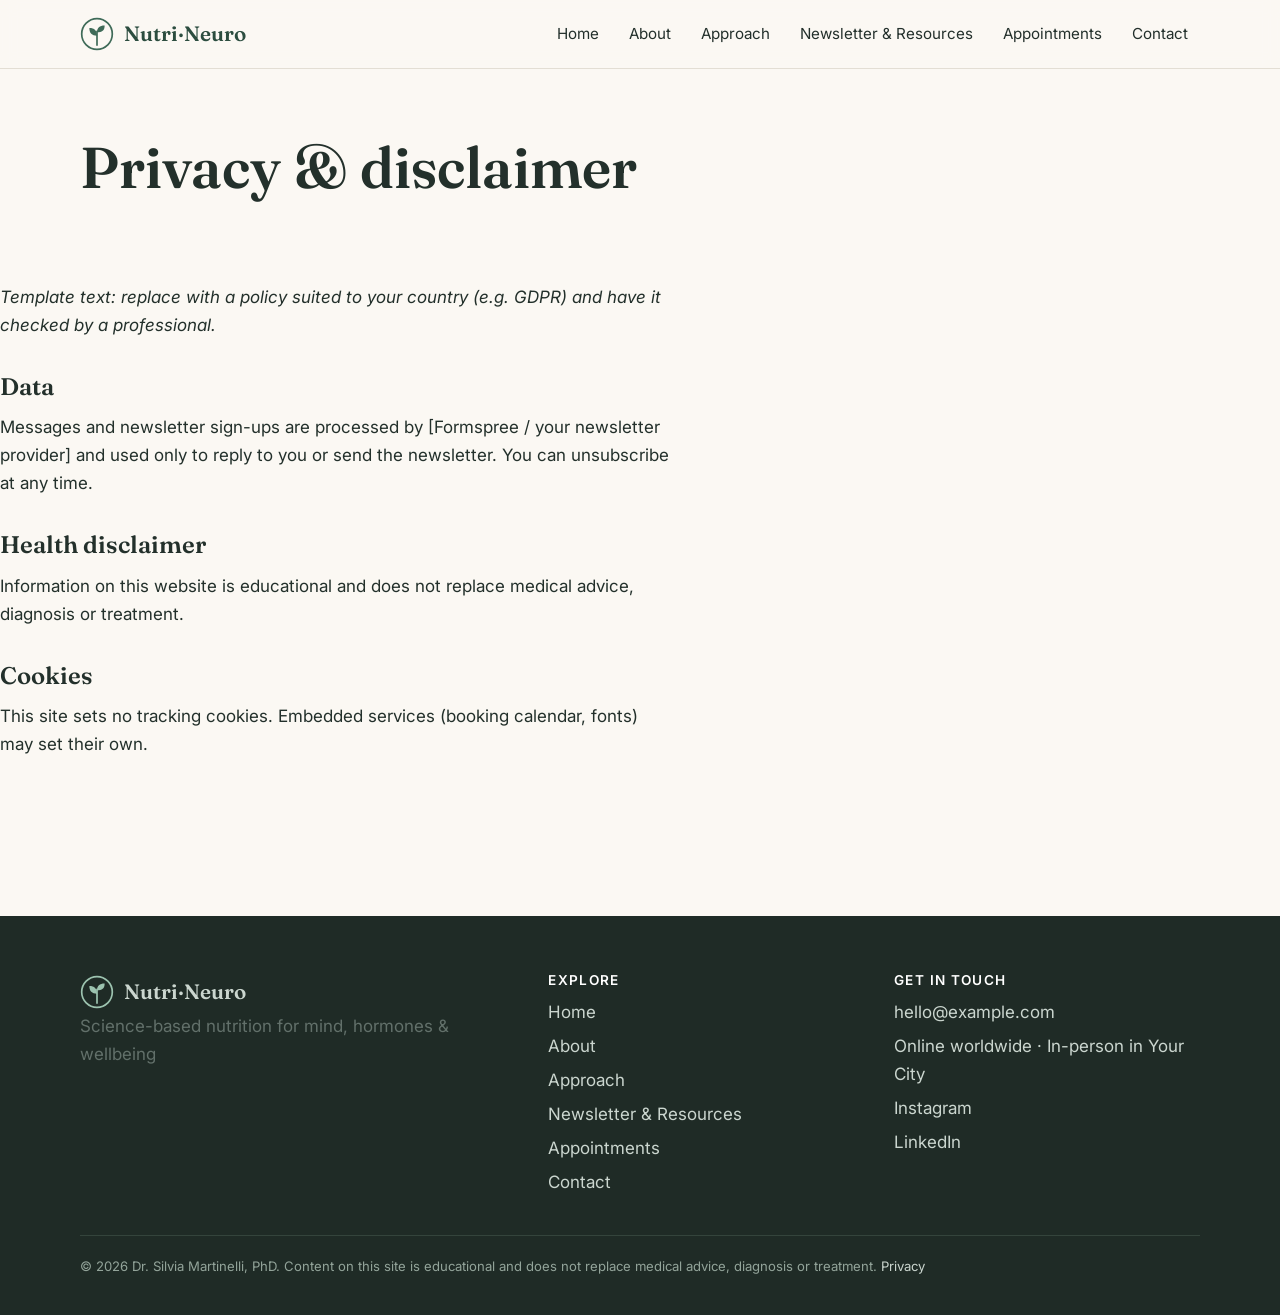
<file: privacy.html>
<!doctype html>
<html lang="en">
<head>
<meta charset="utf-8">
<meta name="viewport" content="width=device-width, initial-scale=1">
<title>Privacy – Nutri·Neuro</title>
<meta name="description" content="Privacy policy">
<link rel="preconnect" href="https://fonts.googleapis.com">
<link href="https://fonts.googleapis.com/css2?family=Fraunces:ital,opsz,wght@0,9..144,500;0,9..144,600;1,9..144,500&family=Inter:wght@400;500;600&display=swap" rel="stylesheet">
<link rel="stylesheet" href="assets/css/style.css">
</head>
<body>
<header id="site-header"></header>
<main>

<div class="container page-head"><h1>Privacy &amp; disclaimer</h1></div>
<section style="padding-top:0"><div class="container prose" style="margin:0;padding-left:0">
<p><em>Template text: replace with a policy suited to your country (e.g. GDPR) and have it checked by a professional.</em></p>
<h2>Data</h2><p>Messages and newsletter sign-ups are processed by [Formspree / your newsletter provider] and used only to reply to you or send the newsletter. You can unsubscribe at any time.</p>
<h2>Health disclaimer</h2><p>Information on this website is educational and does not replace medical advice, diagnosis or treatment.</p>
<h2>Cookies</h2><p>This site sets no tracking cookies. Embedded services (booking calendar, fonts) may set their own.</p>
</div></section>

</main>
<footer id="site-footer"></footer>
<script src="assets/js/config.js"></script>
<script src="assets/js/layout.js"></script>
</body>
</html>
</file>
<file: assets/css/style.css>
/* ---- Colours & fonts: change these variables to re-theme the whole site ---- */
:root {
  --bg: #fbf8f3;          /* warm cream */
  --surface: #ffffff;
  --ink: #23302b;         /* deep green-charcoal */
  --muted: #62706a;
  --primary: #3f6b58;     /* sage / forest green */
  --primary-dark: #2c4d3f;
  --accent: #d98c5f;      /* terracotta */
  --soft: #e8efe9;        /* pale sage */
  --line: #e3ded4;
  --radius: 16px;
  --serif: "Fraunces", Georgia, serif;
  --sans: "Inter", system-ui, -apple-system, "Segoe UI", sans-serif;
}
*, *::before, *::after { box-sizing: border-box; }
html { scroll-behavior: smooth; }
body { margin: 0; background: var(--bg); color: var(--ink); font: 17px/1.65 var(--sans); }
img { max-width: 100%; display: block; }
a { color: var(--primary); }
h1, h2, h3, h4 { font-family: var(--serif); line-height: 1.2; font-weight: 600; margin: 0 0 .5em; }
h1 { font-size: clamp(2.2rem, 5vw, 3.6rem); }
h2 { font-size: clamp(1.7rem, 3vw, 2.3rem); }
h3 { font-size: 1.25rem; }
p { margin: 0 0 1em; }
.container { width: min(1120px, 100% - 40px); margin-inline: auto; }
.muted { color: var(--muted); } .small { font-size: .9rem; }
.center { text-align: center; }
.eyebrow { text-transform: uppercase; letter-spacing: .12em; font-size: .78rem; color: var(--accent); font-weight: 600; }

/* Header */
header#site-header { position: sticky; top: 0; z-index: 20; background: rgba(251,248,243,.92); backdrop-filter: blur(8px); border-bottom: 1px solid var(--line); }
.header-inner { display: flex; align-items: center; justify-content: space-between; height: 68px; }
.brand { display: flex; align-items: center; gap: 10px; font-family: var(--serif); font-size: 1.3rem; font-weight: 600; color: var(--primary-dark); text-decoration: none; }
.logo-mark { width: 34px; height: 34px; color: var(--primary); }
.nav { display: flex; gap: 6px; }
.nav a { text-decoration: none; color: var(--ink); padding: 8px 12px; border-radius: 999px; font-size: .95rem; }
.nav a:hover { background: var(--soft); }
.nav a[aria-current="page"] { background: var(--primary); color: #fff; }
.menu-btn { display: none; background: none; border: 0; font-size: 1.6rem; cursor: pointer; color: var(--ink); }

/* Buttons */
.btn { display: inline-block; background: var(--primary); color: #fff; border: 2px solid var(--primary); padding: 12px 24px; border-radius: 999px; text-decoration: none; font: 600 1rem var(--sans); cursor: pointer; transition: .2s; }
.btn:hover { background: var(--primary-dark); border-color: var(--primary-dark); }
.btn.ghost { background: transparent; color: var(--primary); }
.btn.ghost:hover { background: var(--soft); }
.btn.small { padding: 7px 16px; font-size: .9rem; }
.btn-row { display: flex; gap: 12px; flex-wrap: wrap; margin-top: 8px; }

/* Sections */
section { padding: 72px 0; }
.alt { background: var(--soft); }
.grid { display: grid; gap: 24px; }
.g2 { grid-template-columns: repeat(2, 1fr); } .g3 { grid-template-columns: repeat(3, 1fr); } .g4 { grid-template-columns: repeat(4, 1fr); }
.split { display: grid; grid-template-columns: 1.1fr .9fr; gap: 56px; align-items: center; }
.page-head { padding: 64px 0 24px; } .page-head p { max-width: 640px; font-size: 1.1rem; color: var(--muted); }

/* Hero */
.hero { padding: 80px 0 72px; }
.hero p.lead { font-size: 1.2rem; color: var(--muted); max-width: 540px; }
.hero h1 em { color: var(--primary); font-style: italic; }
.photo { aspect-ratio: 4/5; border-radius: 200px 200px var(--radius) var(--radius); background: linear-gradient(160deg, var(--soft), #c8d8cc); display: grid; place-items: center; color: var(--primary); overflow: hidden; }
.photo img { width: 100%; height: 100%; object-fit: cover; }
.photo span { font-size: .9rem; padding: 20px; text-align: center; opacity: .7; }

/* Cards */
.card { background: var(--surface); border: 1px solid var(--line); border-radius: var(--radius); padding: 26px; display: flex; flex-direction: column; }
.card p { color: var(--muted); }
.card .actions { margin-top: auto; display: flex; gap: 8px; flex-wrap: wrap; padding-top: 12px; }
.card .icon { font-size: 1.8rem; margin-bottom: 8px; }
.meta { display: flex; justify-content: space-between; align-items: center; font-size: .82rem; color: var(--muted); margin-bottom: 10px; }
.tag { background: var(--soft); color: var(--primary-dark); padding: 3px 10px; border-radius: 999px; font-weight: 600; }
.price { font-family: var(--serif); font-size: 1.8rem; color: var(--primary-dark); }
.card ul, .list { padding-left: 1.1em; margin: 0 0 1em; color: var(--muted); }
.card.featured { border: 2px solid var(--primary); }

/* Stats & steps */
.stat { font-family: var(--serif); font-size: 2.6rem; color: var(--primary); line-height: 1; }
.steps { counter-reset: s; display: grid; gap: 20px; }
.step { position: relative; padding-left: 60px; }
.step::before { counter-increment: s; content: counter(s); position: absolute; left: 0; top: 0; width: 42px; height: 42px; border-radius: 50%; background: var(--primary); color: #fff; display: grid; place-items: center; font-family: var(--serif); font-size: 1.2rem; }
.quote { font-family: var(--serif); font-size: 1.25rem; font-style: italic; }
.quote cite { display: block; font: normal .9rem var(--sans); color: var(--muted); margin-top: 10px; }
.cta { background: var(--primary-dark); color: #fff; border-radius: 28px; padding: 56px; text-align: center; }
.cta .btn { background: #fff; color: var(--primary-dark); border-color: #fff; }
.timeline { border-left: 2px solid var(--line); padding-left: 24px; }
.timeline > div { margin-bottom: 20px; position: relative; }
.timeline > div::before { content: ""; position: absolute; left: -31px; top: 8px; width: 12px; height: 12px; border-radius: 50%; background: var(--accent); }
.timeline strong { color: var(--primary-dark); }

/* Forms */
form.form { display: grid; gap: 14px; }
label { font-weight: 600; font-size: .92rem; display: grid; gap: 6px; }
input, select, textarea { font: inherit; padding: 12px 14px; border: 1px solid var(--line); border-radius: 12px; background: #fff; color: var(--ink); width: 100%; }
input:focus, select:focus, textarea:focus, .chip:focus-visible, .btn:focus-visible { outline: 3px solid rgba(63,107,88,.35); outline-offset: 1px; }
.newsletter-form { display: flex; gap: 10px; flex-wrap: wrap; } .newsletter-form input { flex: 1; min-width: 220px; }
.form-msg { min-height: 1.4em; font-size: .92rem; color: var(--primary-dark); margin: 6px 0 0; }
.hp { position: absolute; left: -9999px; }

/* Content page */
.toolbar { display: flex; gap: 16px; flex-wrap: wrap; align-items: center; justify-content: space-between; margin-bottom: 28px; }
#filters { display: flex; gap: 8px; flex-wrap: wrap; }
.chip { border: 1px solid var(--line); background: #fff; padding: 7px 16px; border-radius: 999px; cursor: pointer; font: 500 .92rem var(--sans); color: var(--ink); }
.chip.active { background: var(--primary); border-color: var(--primary); color: #fff; }
#search { max-width: 260px; }
.modal { position: fixed; inset: 0; background: rgba(20,30,25,.6); z-index: 50; display: grid; place-items: center; padding: 20px; }
.modal[hidden] { display: none; }
.modal-box { background: #fff; width: min(900px, 100%); height: min(90vh, 900px); border-radius: var(--radius); display: flex; flex-direction: column; overflow: hidden; }
.modal-bar { display: flex; align-items: center; gap: 12px; padding: 12px 18px; border-bottom: 1px solid var(--line); }
.modal-bar h3 { margin: 0; flex: 1; font-size: 1.05rem; }
.modal-body { flex: 1; overflow: auto; } .modal-body iframe { width: 100%; height: 100%; border: 0; }
.prose { padding: 28px min(6vw, 48px); max-width: 720px; margin: auto; }
.prose h1 { font-size: 2rem; } .prose h2 { font-size: 1.5rem; margin-top: 1.4em; } .prose blockquote { border-left: 4px solid var(--accent); margin: 1em 0; padding-left: 16px; color: var(--muted); }
.embed { background: #fff; border: 1px solid var(--line); border-radius: var(--radius); overflow: hidden; }
.embed iframe { width: 100%; height: 720px; border: 0; }

/* Footer */
footer#site-footer { background: #1f2b26; color: #cbd6cf; padding: 56px 0 24px; margin-top: 40px; }
footer a, footer span { display: block; color: #cbd6cf; text-decoration: none; padding: 3px 0; } footer a:hover { color: #fff; }
footer .brand { color: #fff; } footer .logo-mark { color: #9cc3af; } footer h4 { color: #fff; font-family: var(--sans); font-size: .85rem; text-transform: uppercase; letter-spacing: .1em; }
.footer-grid { display: grid; grid-template-columns: 1.4fr 1fr 1fr; gap: 40px; }
.legal { border-top: 1px solid #34443c; margin-top: 36px; padding-top: 20px; font-size: .82rem; color: #93a49a; } .legal a { display: inline; color: #cbd6cf; }

@media (max-width: 860px) {
  .g2, .g3, .g4, .split, .footer-grid { grid-template-columns: 1fr; }
  .split { gap: 32px; } .photo { max-width: 340px; }
  .menu-btn { display: block; }
  .nav { display: none; position: absolute; top: 68px; left: 0; right: 0; flex-direction: column; background: var(--bg); padding: 12px 20px 20px; border-bottom: 1px solid var(--line); }
  .nav.open { display: flex; }
  section { padding: 52px 0; } .cta { padding: 36px 22px; }
}
</file>
